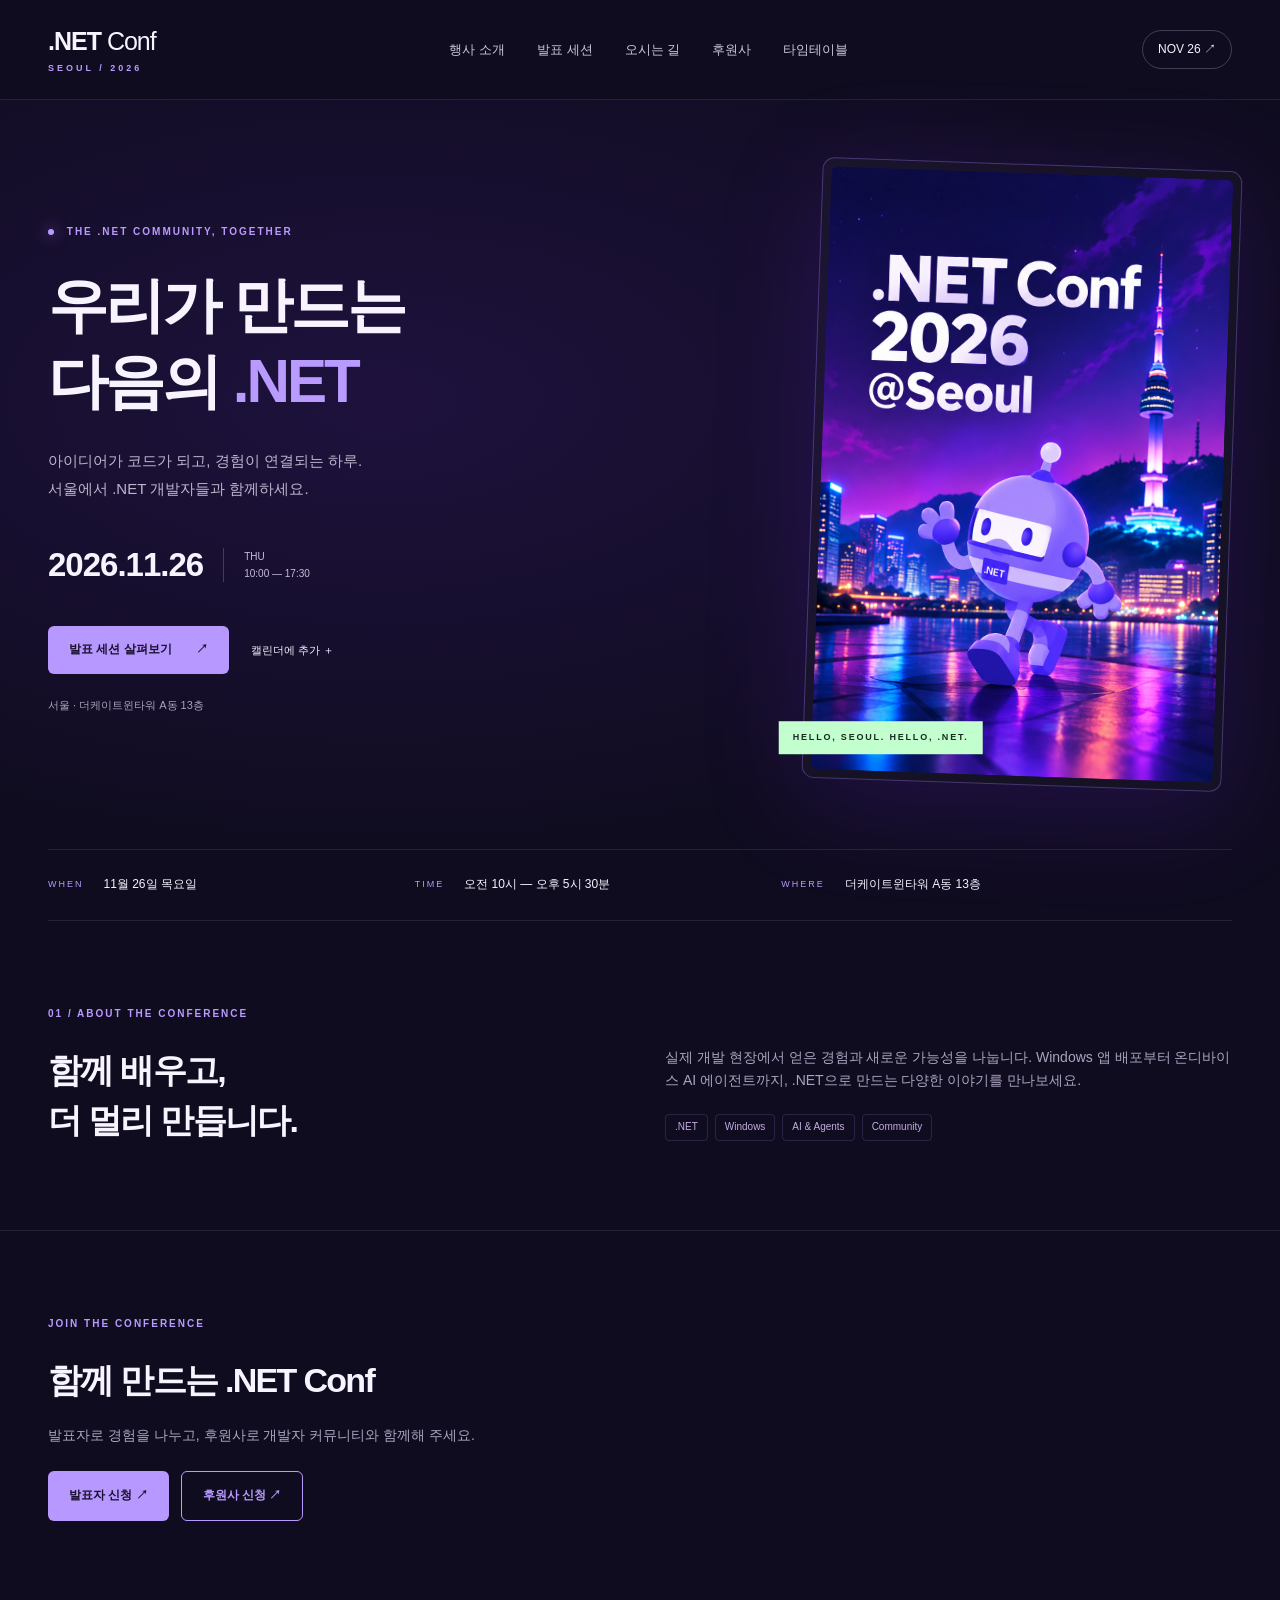
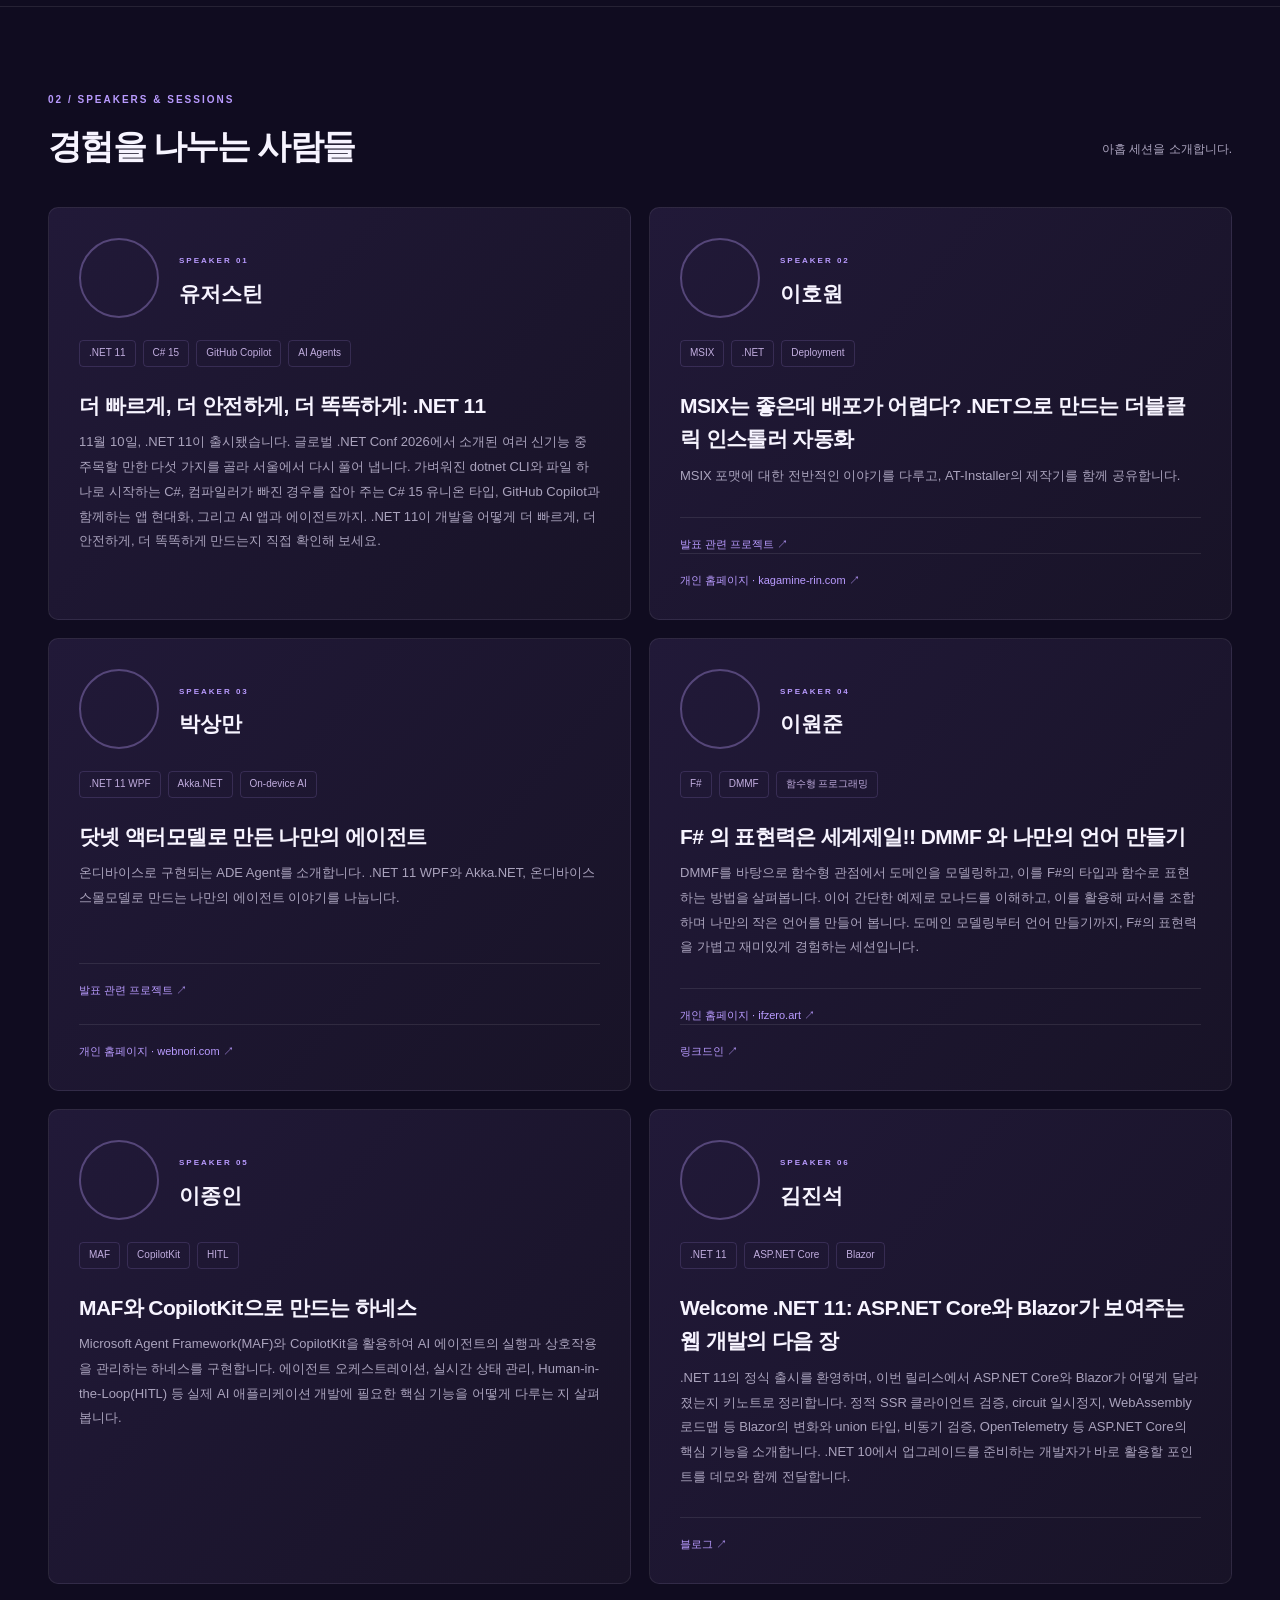
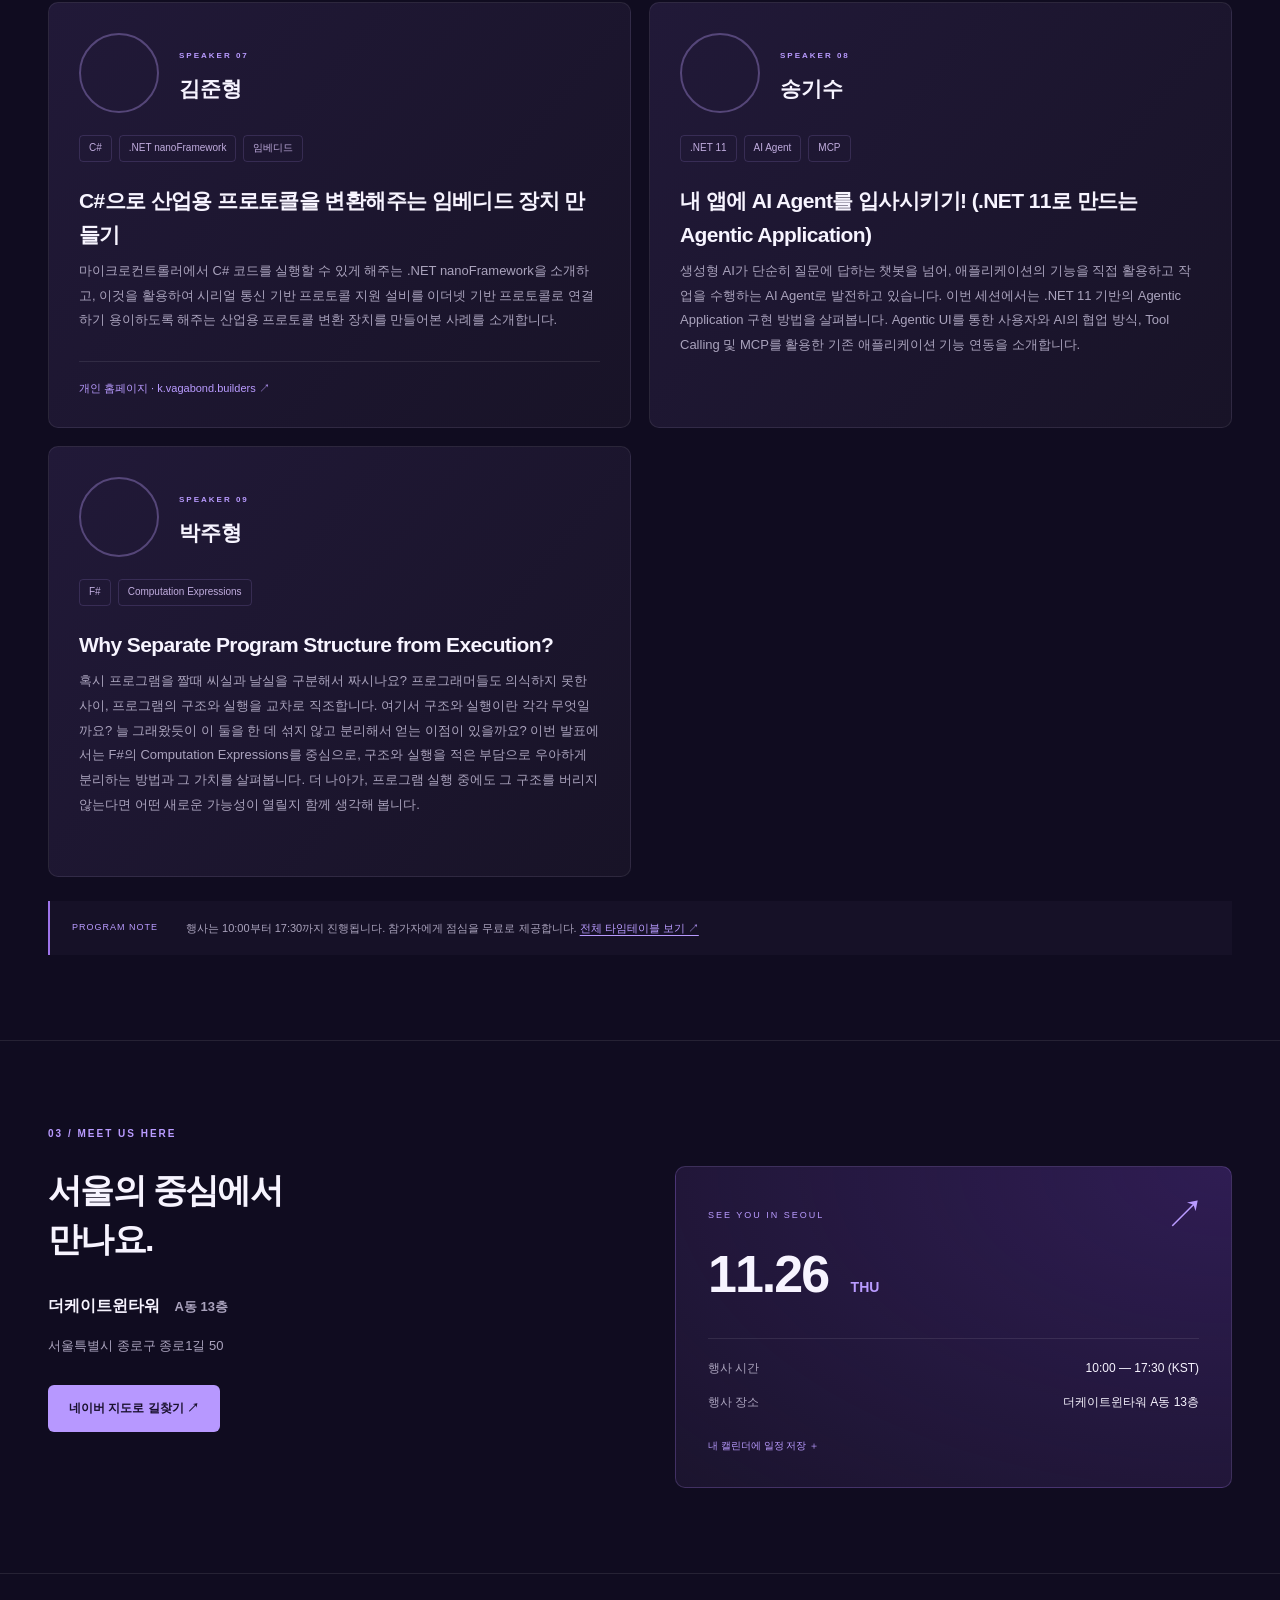
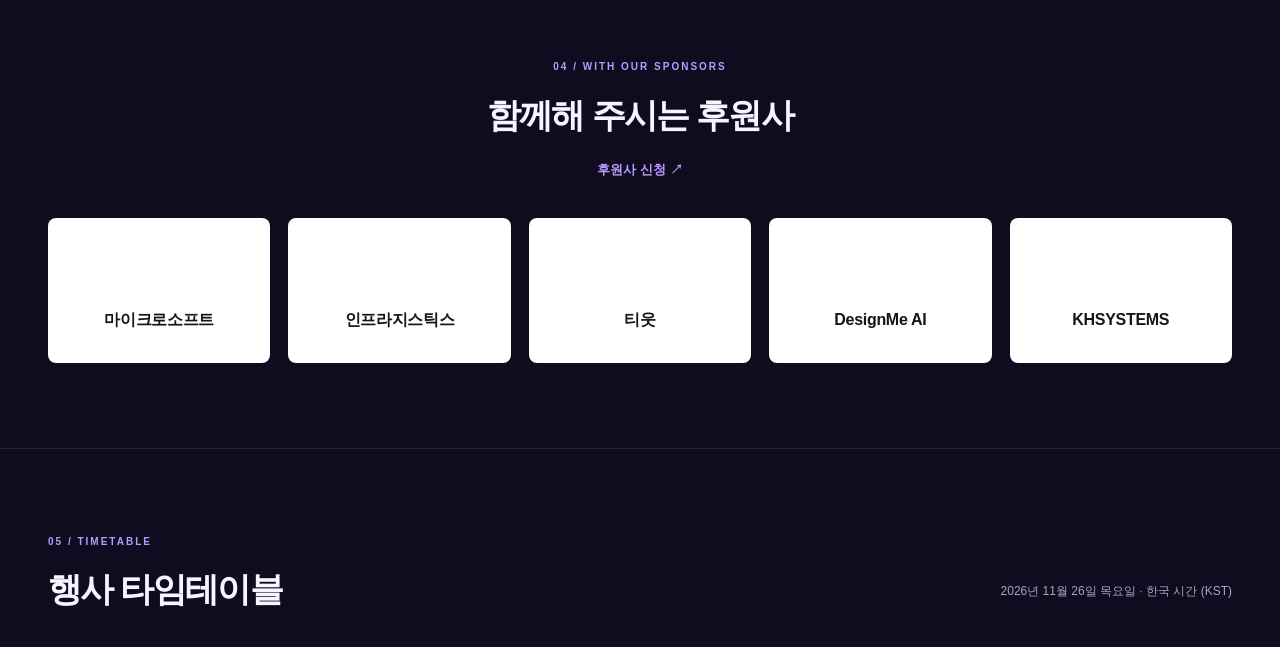
<file: index.html>
<!doctype html><html lang="ko"><head><meta charset="utf-8"><meta name="viewport" content="width=device-width,initial-scale=1"><meta http-equiv="refresh" content="0;url=2026/"><title>.NET Conf Seoul</title></head><body><a href="2026/">.NET Conf 2026 @ Seoul 행사 페이지로 이동</a></body></html>
</file>
